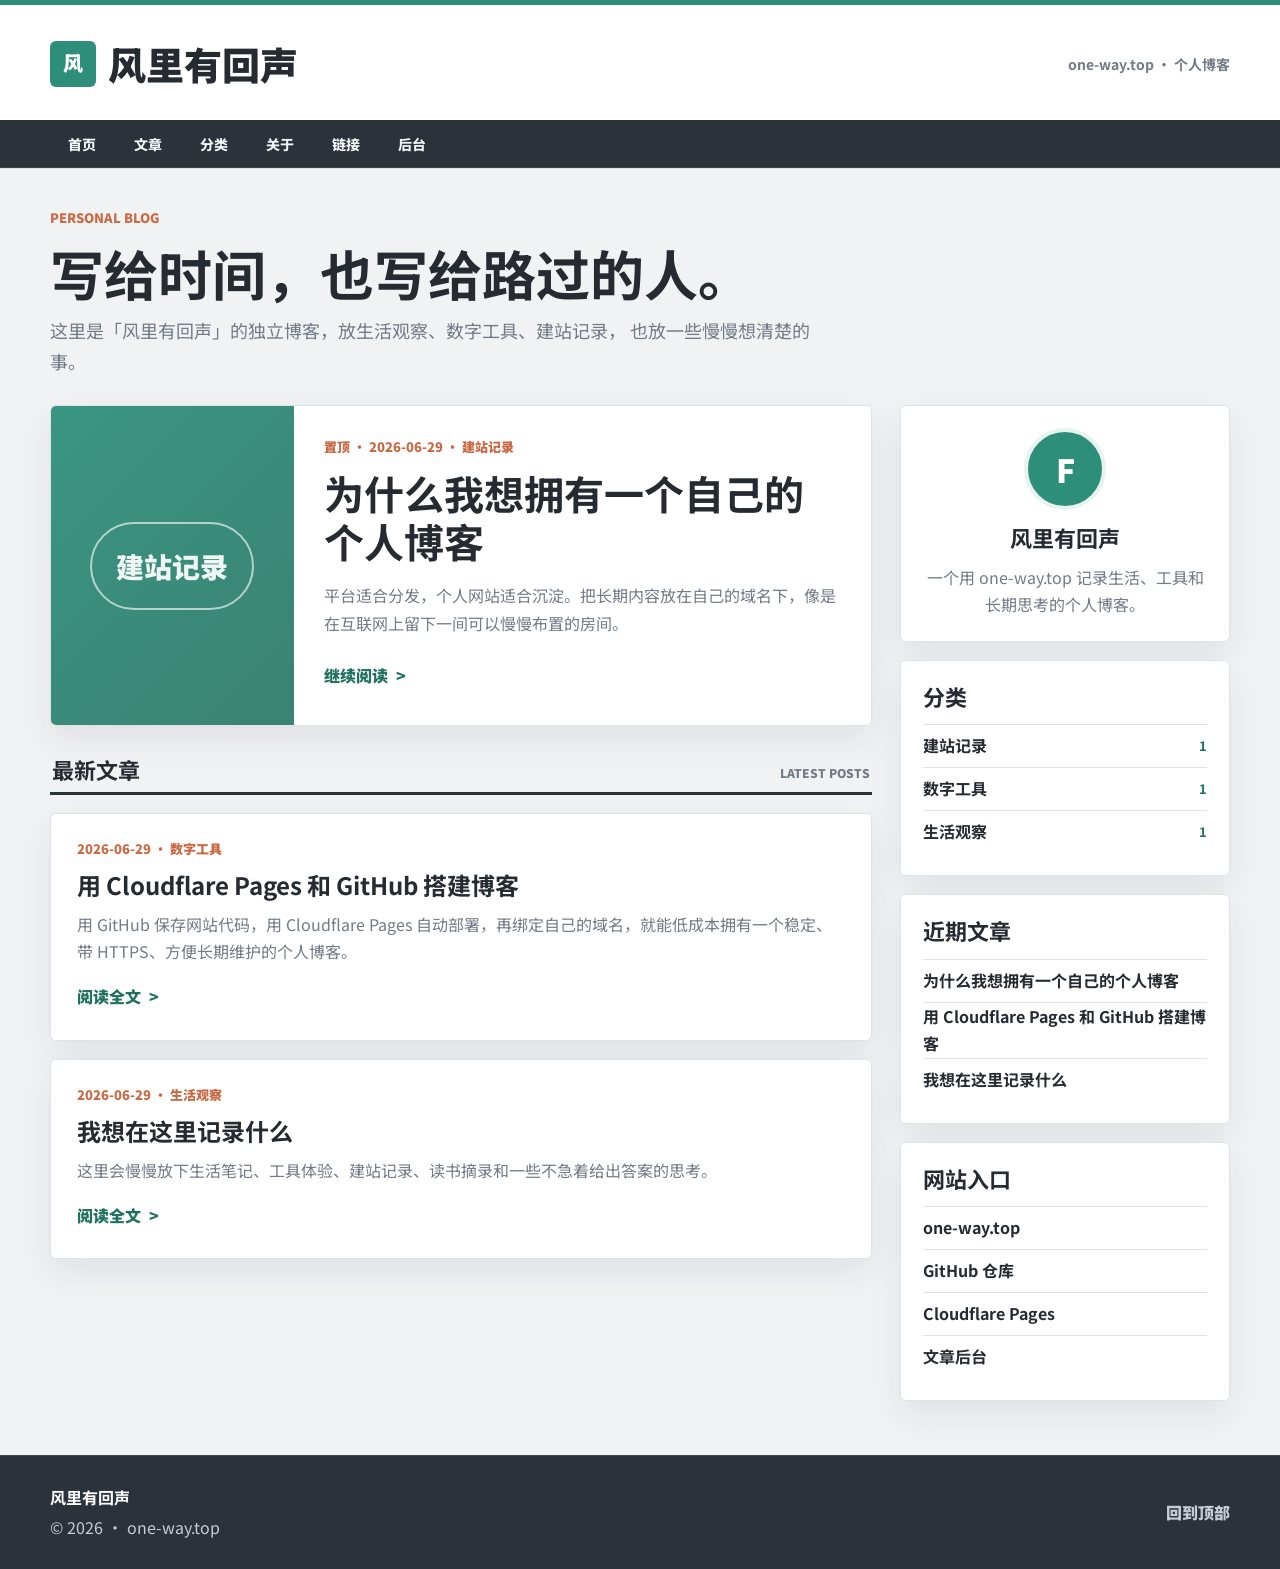
<file: index.html>
<!doctype html>
<html lang="zh-CN">
  <head>
    <meta charset="utf-8" />
    <meta name="viewport" content="width=device-width, initial-scale=1" />
    <meta
      name="description"
      content="风里有回声的个人博客，记录生活观察、数字工具、个人网站和长期思考。"
    />
    <title>风里有回声 | 个人博客</title>
    <link rel="preconnect" href="https://fonts.googleapis.com" />
    <link rel="preconnect" href="https://fonts.gstatic.com" crossorigin />
    <link
      href="https://fonts.googleapis.com/css2?family=Noto+Sans+SC:wght@400;500;700;900&display=swap"
      rel="stylesheet"
    />
    <link rel="stylesheet" href="./styles.css" />
  </head>
  <body>
    <header class="site-header" id="top">
      <div class="topbar">
        <a class="brand" href="#top" aria-label="返回首页">
          <span class="brand-mark">风</span>
          <span class="brand-text">风里有回声</span>
        </a>
        <p class="tagline">one-way.top · 个人博客</p>
      </div>
      <nav class="nav" aria-label="主导航">
        <a href="#latest">首页</a>
        <a href="#notes">文章</a>
        <a href="#categories">分类</a>
        <a href="#about">关于</a>
        <a href="#links">链接</a>
        <a href="/admin/">后台</a>
      </nav>
    </header>

    <main class="site-shell">
      <section class="intro">
        <p class="eyebrow">Personal Blog</p>
        <h1>写给时间，也写给路过的人。</h1>
        <p>
          这里是「风里有回声」的独立博客，放生活观察、数字工具、建站记录，
          也放一些慢慢想清楚的事。
        </p>
      </section>

      <div class="content-layout">
        <section class="post-feed" id="latest" aria-label="最新文章">
          <article class="featured-post" id="featured-post">
            <div class="post-visual">
              <span>Echo</span>
            </div>
            <div class="featured-copy">
              <p class="post-meta">置顶 · 2026-06-29 · 建站记录</p>
              <h2>为什么我想拥有一个自己的个人博客</h2>
              <p>
                平台适合分发，个人网站适合沉淀。把长期内容放在自己的域名下，
                像是在互联网上留下一间可以慢慢布置的房间。
              </p>
              <a class="read-more" href="#">继续阅读</a>
            </div>
          </article>

          <div class="section-title" id="notes">
            <h2>最新文章</h2>
            <span>Latest Posts</span>
          </div>

          <div class="post-list" id="post-list">
            <article class="post-card">
              <p class="post-meta">2026-06-29 · 数字工具</p>
              <h3>用 Cloudflare Pages 和 GitHub 搭建博客</h3>
              <p>
                用 GitHub 保存网站代码，用 Cloudflare Pages 自动部署，再绑定自己的域名，
                就能低成本拥有一个稳定、带 HTTPS、方便长期维护的个人博客。
              </p>
              <a class="read-more" href="#">阅读全文</a>
            </article>

            <article class="post-card">
              <p class="post-meta">2026-06-29 · 生活观察</p>
              <h3>我想在这里记录什么</h3>
              <p>
                这里会慢慢放下生活笔记、工具体验、建站记录、读书摘录和一些不急着给出答案的思考。
              </p>
              <a class="read-more" href="#">阅读全文</a>
            </article>

            <article class="post-card">
              <p class="post-meta">2026-06-29 · 长期思考</p>
              <h3>给自己留一个不被算法打断的地方</h3>
              <p>
                首页不追热点，文章也不急着讨好任何推荐机制。这个网站更像一个稳定的入口，
                让文字按照自己的节奏生长。
              </p>
              <a class="read-more" href="#">阅读全文</a>
            </article>
          </div>

          <article class="article-view" id="article-view" hidden></article>
        </section>

        <aside class="sidebar" aria-label="侧边栏">
          <section class="widget profile-widget" id="about">
            <div class="avatar">F</div>
            <h2>风里有回声</h2>
            <p>
              一个用 one-way.top 记录生活、工具和长期思考的个人博客。
            </p>
          </section>

          <section class="widget" id="categories">
            <h2>分类</h2>
            <ul class="category-list" id="category-list">
              <li><a href="#notes"><span>生活观察</span><strong>3</strong></a></li>
              <li><a href="#notes"><span>数字工具</span><strong>2</strong></a></li>
              <li><a href="#notes"><span>建站记录</span><strong>2</strong></a></li>
              <li><a href="#notes"><span>长期思考</span><strong>1</strong></a></li>
            </ul>
          </section>

          <section class="widget">
            <h2>近期文章</h2>
            <div class="mini-posts" id="recent-posts">
              <a href="#">为什么我想拥有一个自己的个人博客</a>
              <a href="#">用 Cloudflare Pages 和 GitHub 搭建博客</a>
              <a href="#">给自己留一个不被算法打断的地方</a>
            </div>
          </section>

          <section class="widget" id="links">
            <h2>网站入口</h2>
            <div class="link-list">
              <a href="https://one-way.top" target="_blank" rel="noopener noreferrer">one-way.top</a>
              <a href="https://github.com/oneway9168/my-website" target="_blank" rel="noopener noreferrer">
                GitHub 仓库
              </a>
              <a href="https://dash.cloudflare.com/" target="_blank" rel="noopener noreferrer">
                Cloudflare Pages
              </a>
              <a href="/admin/">文章后台</a>
            </div>
          </section>
        </aside>
      </div>
    </main>

    <footer class="site-footer">
      <div>
        <strong>风里有回声</strong>
        <span>© <span id="year"></span> · one-way.top</span>
      </div>
      <a href="#top">回到顶部</a>
    </footer>

    <script src="./script.js"></script>
  </body>
</html>
</file>
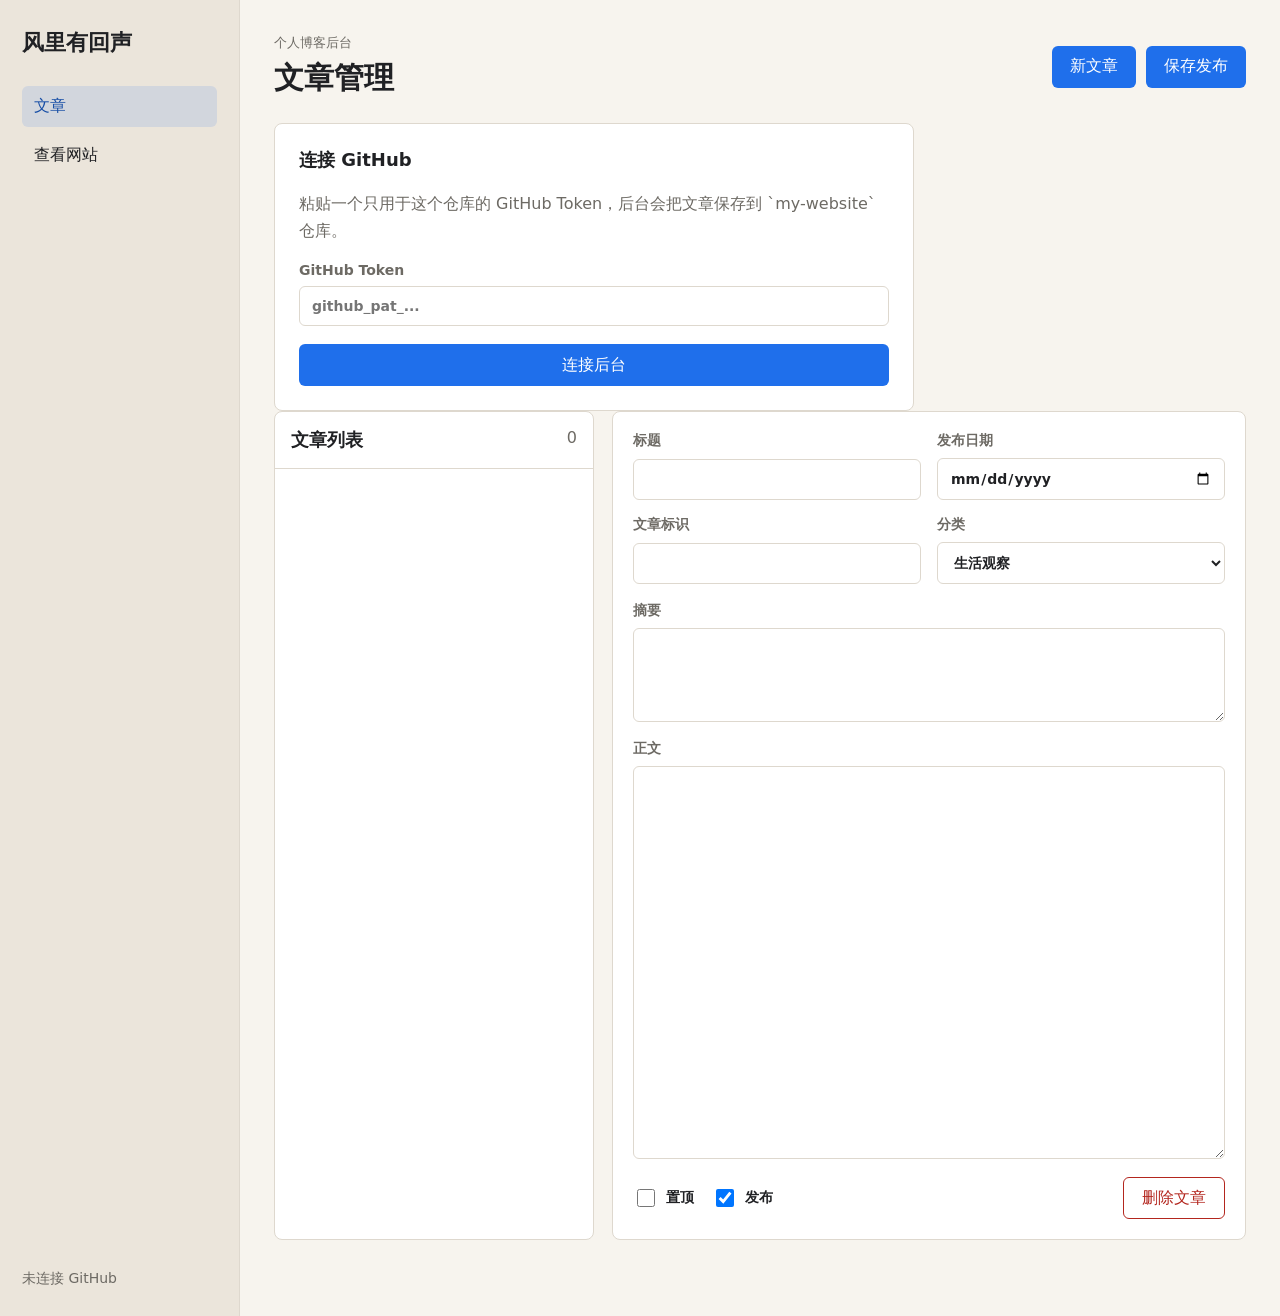
<file: admin/index.html>
<!doctype html>
<html lang="zh-CN">
  <head>
    <meta charset="utf-8" />
    <meta name="viewport" content="width=device-width, initial-scale=1" />
    <meta name="robots" content="noindex" />
    <title>风里有回声 | 文章后台</title>
    <link rel="stylesheet" href="/admin/admin.css" />
  </head>
  <body>
    <main class="admin-shell">
      <aside class="sidebar">
        <a class="brand" href="/">风里有回声</a>
        <nav>
          <a class="active" href="#posts">文章</a>
          <a href="/" target="_blank" rel="noreferrer">查看网站</a>
        </nav>
        <div class="account-box">
          <span id="auth-status">未连接 GitHub</span>
          <button id="logout-button" class="ghost-button" type="button" hidden>退出</button>
        </div>
      </aside>

      <section class="workspace">
        <header class="toolbar">
          <div>
            <p class="eyebrow">个人博客后台</p>
            <h1>文章管理</h1>
          </div>
          <div class="toolbar-actions">
            <button id="new-post-button" type="button">新文章</button>
            <button id="save-button" type="button">保存发布</button>
          </div>
        </header>

        <section id="login-panel" class="login-panel">
          <h2>连接 GitHub</h2>
          <p>粘贴一个只用于这个仓库的 GitHub Token，后台会把文章保存到 `my-website` 仓库。</p>
          <label>
            GitHub Token
            <input id="token-input" type="password" autocomplete="off" placeholder="github_pat_..." />
          </label>
          <button id="connect-button" type="button">连接后台</button>
        </section>

        <section id="editor-panel" class="editor-panel" hidden>
          <div class="post-list-panel">
            <div class="panel-title">
              <h2>文章列表</h2>
              <span id="post-count">0</span>
            </div>
            <div id="post-list" class="post-list"></div>
          </div>

          <form id="post-form" class="post-form">
            <div class="field-grid">
              <label>
                标题
                <input id="title-input" name="title" required />
              </label>
              <label>
                发布日期
                <input id="date-input" name="date" type="date" required />
              </label>
              <label>
                文章标识
                <input id="slug-input" name="slug" required />
              </label>
              <label>
                分类
                <select id="category-input" name="category">
                  <option>生活观察</option>
                  <option>数字工具</option>
                  <option>建站记录</option>
                  <option>长期思考</option>
                </select>
              </label>
            </div>

            <label>
              摘要
              <textarea id="summary-input" name="summary" rows="3"></textarea>
            </label>

            <label>
              正文
              <textarea id="body-input" name="body" rows="16"></textarea>
            </label>

            <div class="switch-row">
              <label><input id="featured-input" type="checkbox" /> 置顶</label>
              <label><input id="published-input" type="checkbox" checked /> 发布</label>
              <button id="delete-button" class="danger-button" type="button">删除文章</button>
            </div>
          </form>
        </section>

        <p id="message" class="message" role="status"></p>
      </section>
    </main>
    <script src="/admin/admin.js"></script>
  </body>
</html>
</file>
<file: styles.css>
:root {
  color-scheme: light;
  --bg: #f1f2f4;
  --paper: #ffffff;
  --ink: #262a31;
  --muted: #737b86;
  --line: #dfe3e8;
  --nav: #2c323a;
  --nav-2: #3a424d;
  --accent: #2d8f7a;
  --accent-dark: #20715f;
  --warm: #c86a45;
  --soft: #f7f4ef;
  --shadow: 0 14px 34px rgba(38, 42, 49, 0.08);
}

* {
  box-sizing: border-box;
}

html {
  scroll-behavior: smooth;
}

body {
  margin: 0;
  background: var(--bg);
  color: var(--ink);
  font-family: "Noto Sans SC", system-ui, -apple-system, BlinkMacSystemFont, "Segoe UI", sans-serif;
  font-size: 16px;
  line-height: 1.72;
}

a {
  color: inherit;
  text-decoration: none;
}

.site-header {
  background: var(--paper);
  border-top: 5px solid var(--accent);
  border-bottom: 1px solid var(--line);
}

.topbar {
  display: flex;
  align-items: center;
  justify-content: space-between;
  gap: 24px;
  width: min(1180px, calc(100% - 32px));
  margin: 0 auto;
  padding: 26px 0 24px;
}

.brand {
  display: inline-flex;
  align-items: center;
  gap: 12px;
}

.brand-mark {
  display: grid;
  width: 46px;
  height: 46px;
  place-items: center;
  border-radius: 6px;
  background: var(--accent);
  color: #fff;
  font-size: 20px;
  font-weight: 900;
}

.brand-text {
  color: var(--ink);
  font-size: clamp(25px, 4vw, 38px);
  font-weight: 900;
  letter-spacing: 0;
}

.tagline {
  margin: 0;
  color: var(--muted);
  font-size: 14px;
  font-weight: 700;
}

.nav {
  background: var(--nav);
  box-shadow: inset 0 -1px 0 rgba(255, 255, 255, 0.08);
}

.nav {
  display: flex;
  gap: 2px;
  width: 100%;
  overflow-x: auto;
  padding: 0 max(16px, calc((100vw - 1180px) / 2));
}

.nav a {
  display: inline-flex;
  align-items: center;
  min-height: 48px;
  padding: 0 18px;
  color: #f4f7f8;
  font-size: 14px;
  font-weight: 800;
  white-space: nowrap;
}

.nav a:hover {
  background: var(--nav-2);
}

.site-shell {
  width: min(1180px, calc(100% - 32px));
  margin: 0 auto;
}

.intro {
  display: grid;
  gap: 12px;
  padding: 38px 0 28px;
}

.eyebrow,
.post-meta {
  margin: 0;
  color: var(--warm);
  font-size: 13px;
  font-weight: 900;
  letter-spacing: 0;
  text-transform: uppercase;
}

.intro h1 {
  max-width: 780px;
  margin: 0;
  font-size: clamp(32px, 5vw, 54px);
  line-height: 1.14;
  letter-spacing: 0;
}

.intro p:last-child {
  max-width: 760px;
  margin: 0;
  color: var(--muted);
  font-size: 18px;
}

.content-layout {
  display: grid;
  grid-template-columns: minmax(0, 1fr) 330px;
  gap: 28px;
  align-items: start;
  padding-bottom: 54px;
}

.post-feed,
.post-list {
  display: grid;
  gap: 18px;
}

.featured-post,
.post-card,
.widget,
.article-view {
  border: 1px solid var(--line);
  border-radius: 6px;
  background: var(--paper);
  box-shadow: var(--shadow);
}

.featured-post {
  display: grid;
  grid-template-columns: minmax(220px, 0.42fr) minmax(0, 1fr);
  overflow: hidden;
}

.post-visual {
  display: grid;
  min-height: 280px;
  place-items: center;
  background:
    linear-gradient(135deg, rgba(45, 143, 122, 0.94), rgba(32, 113, 95, 0.88)),
    repeating-linear-gradient(45deg, rgba(255, 255, 255, 0.12) 0 2px, transparent 2px 12px);
  color: rgba(255, 255, 255, 0.92);
}

.post-visual span {
  border: 2px solid rgba(255, 255, 255, 0.62);
  border-radius: 999px;
  padding: 18px 24px;
  font-size: 28px;
  font-weight: 900;
}

.featured-copy {
  padding: 30px;
}

.featured-copy h2,
.section-title h2,
.widget h2 {
  margin: 0;
}

.featured-copy h2 {
  margin-top: 10px;
  font-size: clamp(28px, 4vw, 40px);
  line-height: 1.22;
  letter-spacing: 0;
}

.featured-copy p:not(.post-meta),
.post-card p:not(.post-meta),
.widget p {
  color: var(--muted);
}

.read-more {
  display: inline-flex;
  align-items: center;
  min-height: 38px;
  margin-top: 4px;
  color: var(--accent-dark);
  font-weight: 900;
}

.read-more::after {
  content: ">";
  margin-left: 8px;
}

.section-title {
  display: flex;
  align-items: end;
  justify-content: space-between;
  gap: 18px;
  margin-top: 12px;
  padding: 0 2px 8px;
  border-bottom: 3px solid var(--nav);
}

.section-title h2,
.widget h2 {
  font-size: 22px;
  line-height: 1.25;
  letter-spacing: 0;
}

.section-title span {
  color: var(--muted);
  font-size: 12px;
  font-weight: 900;
  text-transform: uppercase;
}

.post-card {
  padding: 24px 26px;
}

.post-card h3 {
  margin: 9px 0 10px;
  font-size: 24px;
  line-height: 1.32;
  letter-spacing: 0;
}

.post-card p {
  margin: 0 0 8px;
}

.article-view {
  padding: 32px;
}

.article-view[hidden] {
  display: none;
}

.article-view h2 {
  margin: 10px 0 18px;
  font-size: clamp(30px, 4vw, 44px);
  line-height: 1.2;
  letter-spacing: 0;
}

.article-body {
  color: #3d444d;
  font-size: 18px;
}

.article-body p {
  margin: 0 0 18px;
}

.article-body h3,
.article-body h4 {
  margin: 28px 0 12px;
  color: var(--ink);
  line-height: 1.35;
  letter-spacing: 0;
}

.back-link {
  display: inline-flex;
  margin-bottom: 18px;
  color: var(--accent-dark);
  font-weight: 900;
}

.sidebar {
  display: grid;
  gap: 18px;
  position: sticky;
  top: 16px;
}

.widget {
  padding: 22px;
}

.profile-widget {
  text-align: center;
}

.avatar {
  display: grid;
  width: 82px;
  height: 82px;
  margin: 0 auto 14px;
  place-items: center;
  border: 4px solid #e8f3ef;
  border-radius: 50%;
  background: var(--accent);
  color: #fff;
  font-size: 32px;
  font-weight: 900;
}

.profile-widget p {
  margin: 12px 0 0;
}

.category-list,
.mini-posts,
.link-list {
  display: grid;
  gap: 0;
  margin: 14px 0 0;
  padding: 0;
}

.category-list {
  list-style: none;
}

.category-list a,
.mini-posts a,
.link-list a {
  display: flex;
  align-items: center;
  justify-content: space-between;
  gap: 14px;
  min-height: 43px;
  border-top: 1px solid var(--line);
  color: var(--ink);
  font-weight: 700;
}

.mini-posts a,
.link-list a {
  justify-content: flex-start;
}

.category-list strong {
  color: var(--accent-dark);
  font-size: 13px;
}

.category-list a:hover,
.mini-posts a:hover,
.link-list a:hover {
  color: var(--accent-dark);
}

.site-footer {
  display: flex;
  align-items: center;
  justify-content: space-between;
  gap: 16px;
  padding: 28px max(16px, calc((100vw - 1180px) / 2));
  border-top: 1px solid rgba(255, 255, 255, 0.1);
  background: var(--nav);
  color: #dce3e7;
}

.site-footer div {
  display: grid;
  gap: 2px;
}

.site-footer strong {
  color: #fff;
}

.site-footer span,
.site-footer a {
  color: #c4cdd3;
}

.site-footer a {
  font-weight: 900;
}

@media (max-width: 900px) {
  .topbar {
    align-items: flex-start;
    flex-direction: column;
    gap: 8px;
  }

  .content-layout,
  .featured-post {
    grid-template-columns: 1fr;
  }

  .post-visual {
    min-height: 190px;
  }

  .sidebar {
    position: static;
  }
}

@media (max-width: 620px) {
  body {
    font-size: 15px;
  }

  .site-shell,
  .topbar {
    width: min(100% - 24px, 1180px);
  }

  .nav {
    padding: 0 12px;
  }

  .nav a {
    min-height: 46px;
    padding: 0 14px;
  }

  .intro {
    padding-top: 28px;
  }

  .featured-copy,
  .post-card,
  .widget,
  .article-view {
    padding: 20px;
  }

  .site-footer {
    align-items: flex-start;
    flex-direction: column;
    padding: 24px 16px;
  }
}
</file>
<file: admin/admin.css>
:root {
  color-scheme: light;
  --ink: #202124;
  --muted: #6d6a64;
  --line: #ded8ce;
  --paper: #f7f4ee;
  --panel: #ffffff;
  --accent: #1f6feb;
  --accent-dark: #174ea6;
  --danger: #b3261e;
}

* {
  box-sizing: border-box;
}

body {
  margin: 0;
  min-height: 100vh;
  background: var(--paper);
  color: var(--ink);
  font-family:
    Inter, ui-sans-serif, system-ui, -apple-system, BlinkMacSystemFont, "Segoe UI",
    "PingFang SC", "Microsoft YaHei", sans-serif;
}

button,
input,
select,
textarea {
  font: inherit;
}

button {
  min-height: 42px;
  border: 0;
  border-radius: 6px;
  background: var(--accent);
  color: #fff;
  padding: 0 18px;
  cursor: pointer;
}

button:hover {
  background: var(--accent-dark);
}

button:disabled {
  cursor: wait;
  opacity: 0.65;
}

.admin-shell {
  display: grid;
  grid-template-columns: 240px minmax(0, 1fr);
  min-height: 100vh;
}

.sidebar {
  display: flex;
  flex-direction: column;
  gap: 28px;
  border-right: 1px solid var(--line);
  background: #ebe5db;
  padding: 28px 22px;
}

.brand {
  color: var(--ink);
  font-size: 22px;
  font-weight: 800;
  text-decoration: none;
}

nav {
  display: grid;
  gap: 8px;
}

nav a {
  border-radius: 6px;
  color: var(--ink);
  padding: 10px 12px;
  text-decoration: none;
}

nav a.active,
nav a:hover {
  background: rgba(31, 111, 235, 0.12);
  color: var(--accent-dark);
}

.account-box {
  margin-top: auto;
  display: grid;
  gap: 12px;
  color: var(--muted);
  font-size: 14px;
}

.ghost-button {
  border: 1px solid var(--line);
  background: transparent;
  color: var(--ink);
}

.ghost-button:hover {
  background: #fff;
  color: var(--ink);
}

.workspace {
  min-width: 0;
  padding: 34px;
}

.toolbar {
  display: flex;
  align-items: center;
  justify-content: space-between;
  gap: 18px;
  margin-bottom: 24px;
}

.eyebrow {
  margin: 0 0 6px;
  color: var(--muted);
  font-size: 13px;
}

h1,
h2 {
  margin: 0;
}

h1 {
  font-size: 30px;
}

h2 {
  font-size: 18px;
}

.toolbar-actions {
  display: flex;
  gap: 10px;
}

.login-panel,
.post-list-panel,
.post-form {
  border: 1px solid var(--line);
  border-radius: 8px;
  background: var(--panel);
}

.login-panel {
  max-width: 640px;
  display: grid;
  gap: 18px;
  padding: 24px;
}

.login-panel p {
  margin: 0;
  color: var(--muted);
  line-height: 1.7;
}

label {
  display: grid;
  gap: 8px;
  color: var(--muted);
  font-size: 14px;
  font-weight: 650;
}

input,
select,
textarea {
  width: 100%;
  border: 1px solid var(--line);
  border-radius: 6px;
  background: #fff;
  color: var(--ink);
  padding: 11px 12px;
}

textarea {
  resize: vertical;
  line-height: 1.65;
}

.editor-panel {
  display: grid;
  grid-template-columns: minmax(220px, 320px) minmax(0, 1fr);
  gap: 18px;
}

.post-list-panel {
  overflow: hidden;
}

.panel-title {
  display: flex;
  justify-content: space-between;
  border-bottom: 1px solid var(--line);
  padding: 16px;
}

.panel-title span {
  color: var(--muted);
}

.post-list {
  display: grid;
  max-height: calc(100vh - 170px);
  overflow: auto;
}

.post-item {
  border: 0;
  border-bottom: 1px solid var(--line);
  border-radius: 0;
  background: transparent;
  color: var(--ink);
  text-align: left;
  padding: 14px 16px;
}

.post-item:hover,
.post-item.active {
  background: #f0f6ff;
  color: var(--ink);
}

.post-item strong {
  display: block;
  margin-bottom: 5px;
}

.post-item span {
  color: var(--muted);
  font-size: 13px;
}

.post-form {
  display: grid;
  gap: 18px;
  padding: 20px;
}

.field-grid {
  display: grid;
  grid-template-columns: repeat(2, minmax(0, 1fr));
  gap: 16px;
}

.switch-row {
  display: flex;
  align-items: center;
  gap: 18px;
  flex-wrap: wrap;
}

.switch-row label {
  display: flex;
  align-items: center;
  gap: 8px;
  color: var(--ink);
}

.switch-row input {
  width: 18px;
  height: 18px;
}

.danger-button {
  margin-left: auto;
  background: transparent;
  border: 1px solid var(--danger);
  color: var(--danger);
}

.danger-button:hover {
  background: var(--danger);
  color: #fff;
}

.message {
  min-height: 24px;
  margin: 18px 0 0;
  color: var(--accent-dark);
}

@media (max-width: 820px) {
  .admin-shell,
  .editor-panel {
    grid-template-columns: 1fr;
  }

  .sidebar {
    border-right: 0;
    border-bottom: 1px solid var(--line);
  }

  .workspace {
    padding: 22px;
  }

  .toolbar {
    align-items: stretch;
    flex-direction: column;
  }

  .toolbar-actions,
  .field-grid {
    grid-template-columns: 1fr;
  }

  .toolbar-actions {
    display: grid;
  }
}
</file>
